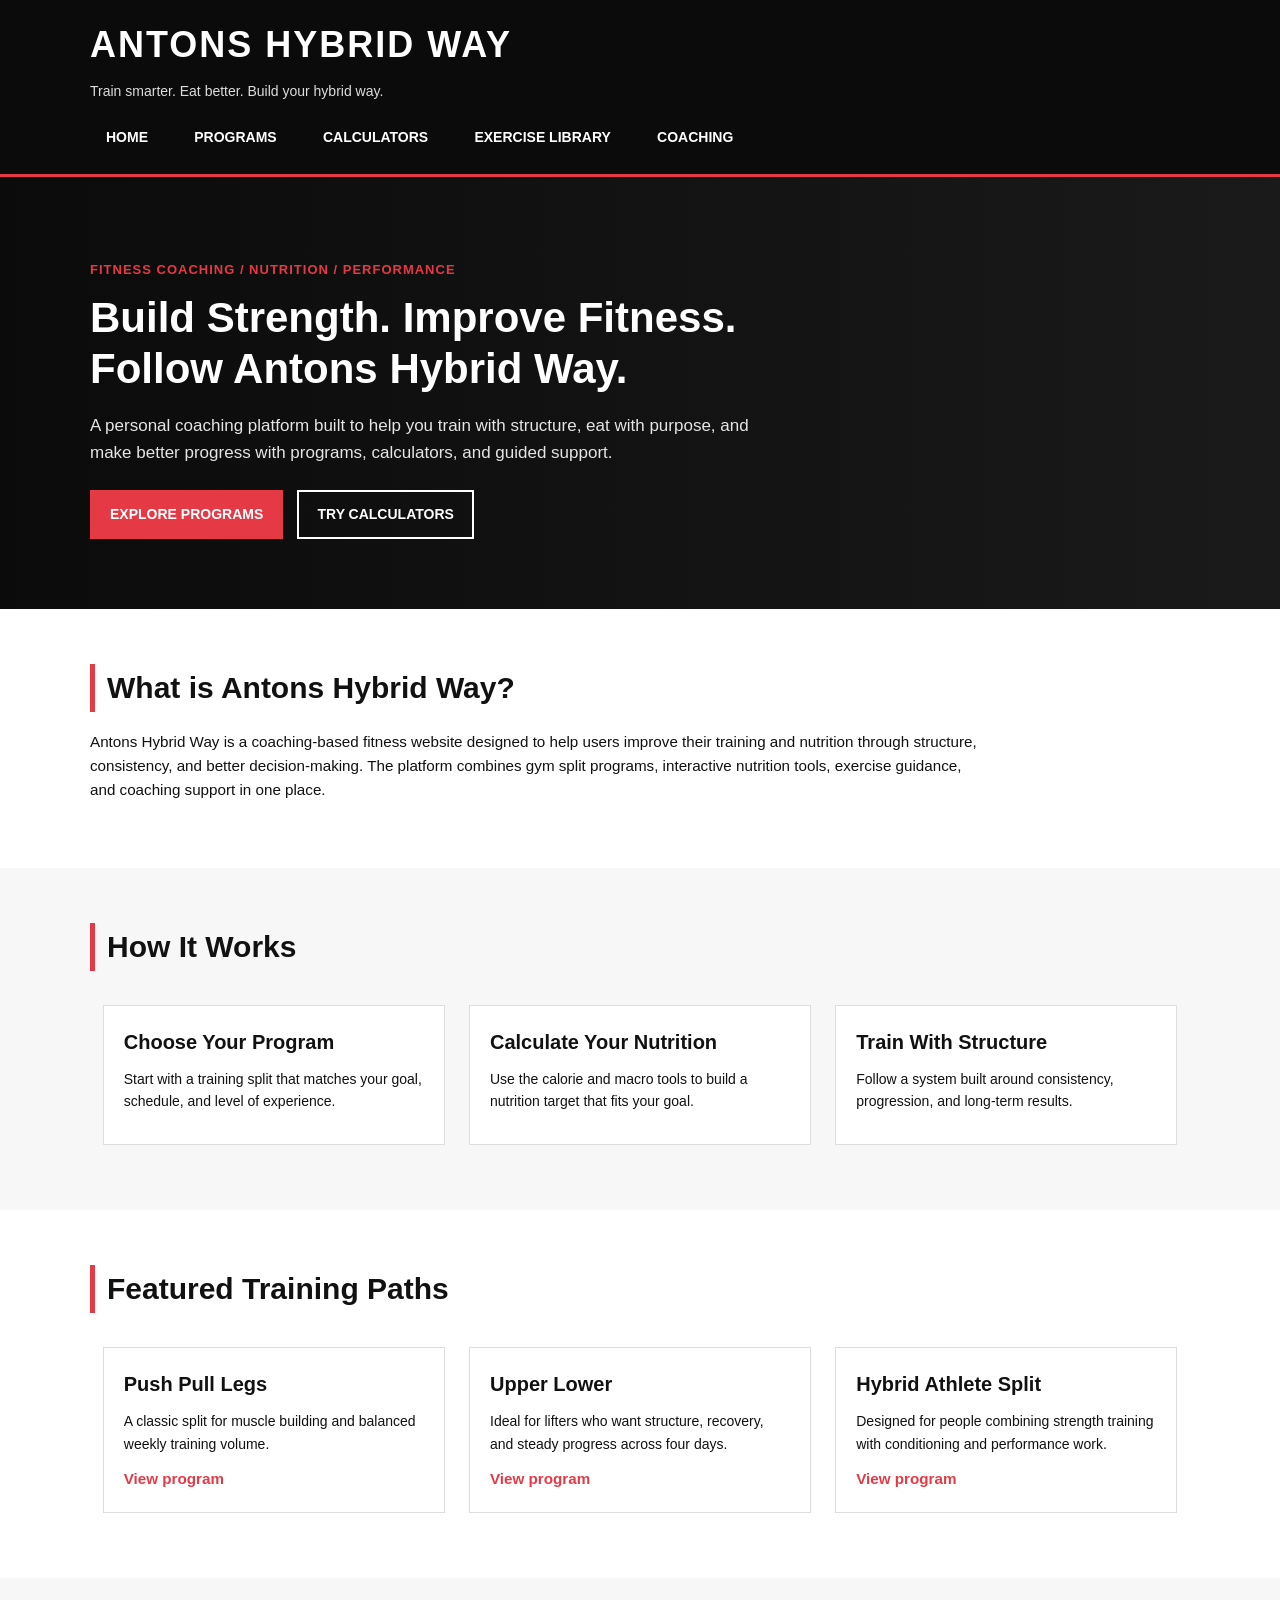
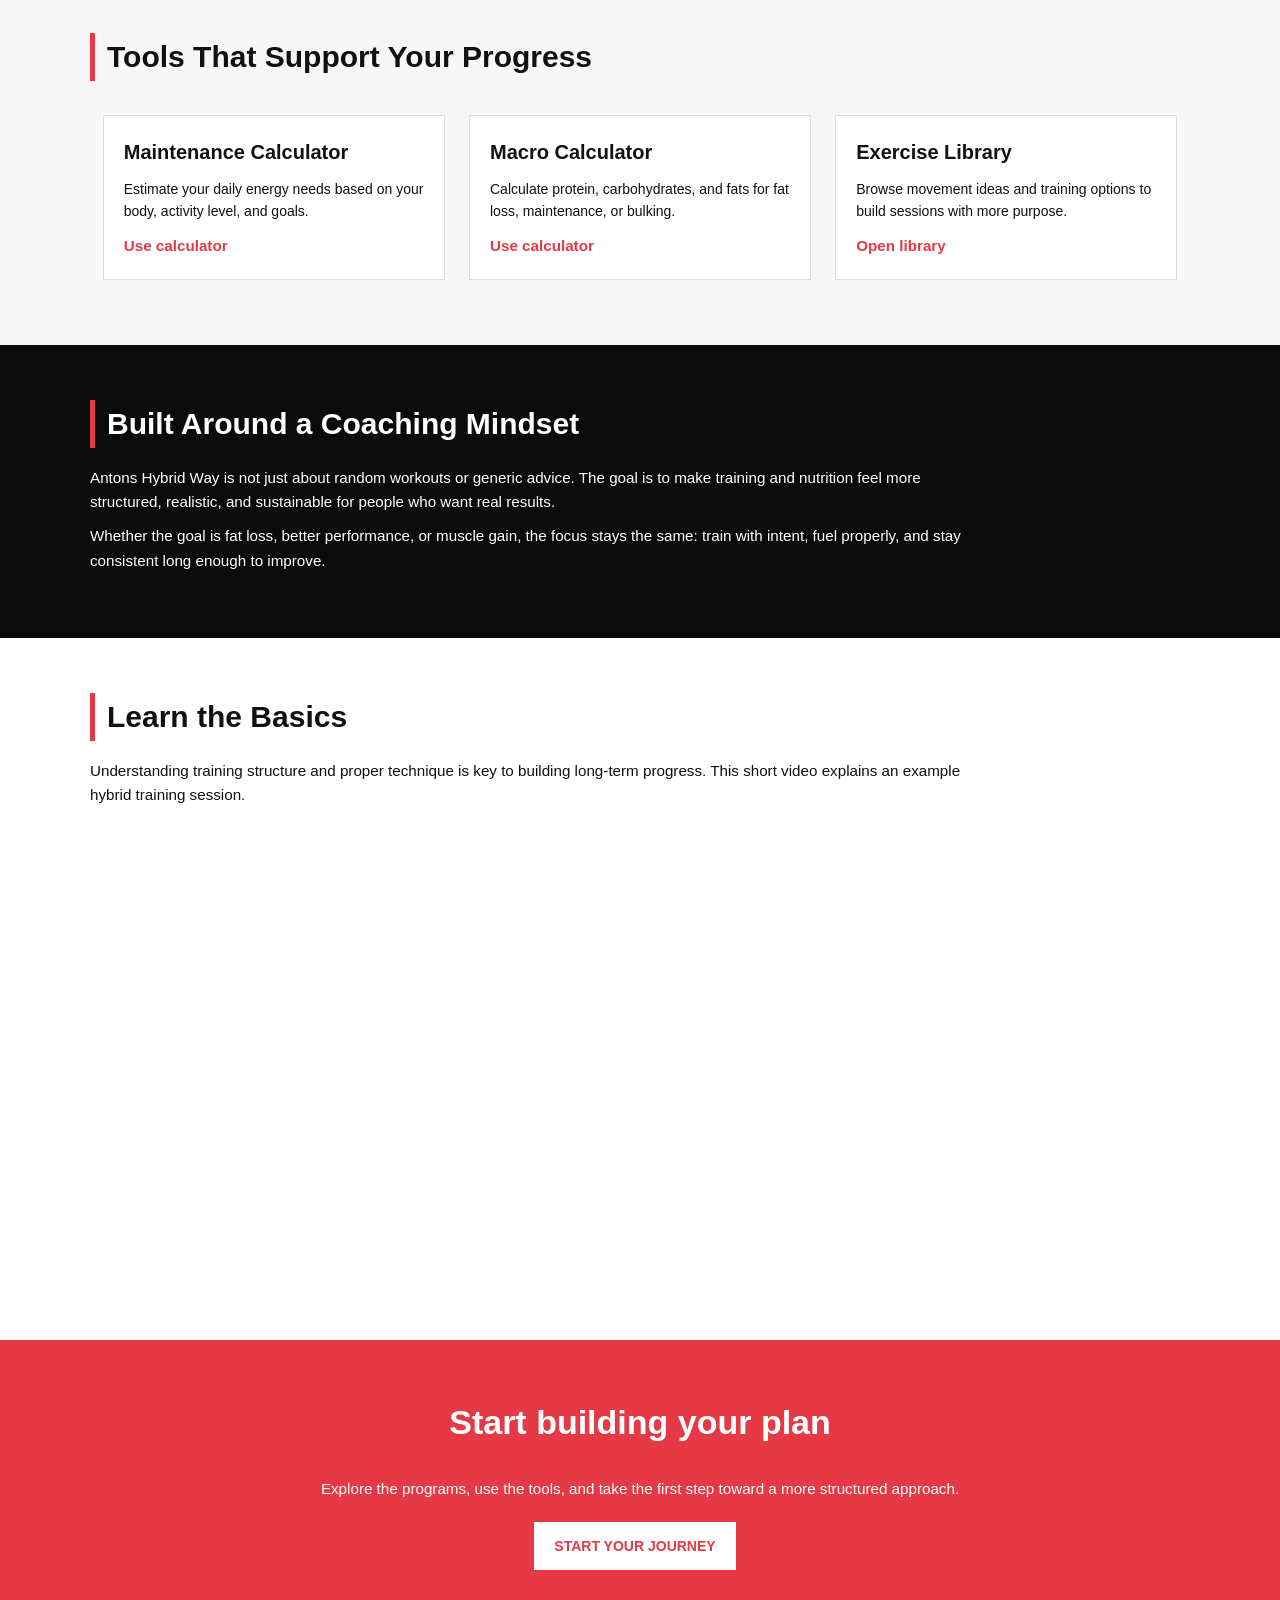
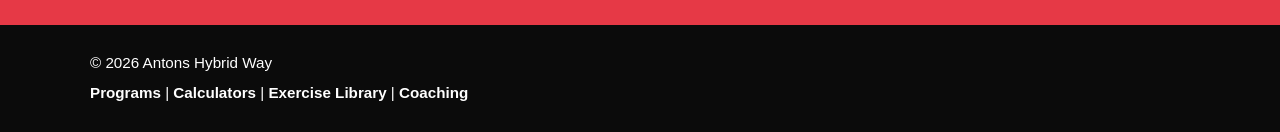
<file: index.html>
<!doctype html>
<html lang="en">
<head>
<!-- Antons Hybrid Way home page -->
<title>Antons Hybrid Way | Fitness Coaching, Programs and Calculators</title>
<meta charset="UTF-8">
<meta name="viewport" content="width=device-width, initial-scale=1.0">
<meta name="description" content="Antons Hybrid Way is a fitness coaching website with workout programs, macro and maintenance calculators, exercise guidance, and coaching support.">
<link rel="stylesheet" href="site.css">
</head>

<body>

<!-- Header -->
<header>
<div class="header-wrap">
<div class="brand">
<h1>Antons Hybrid Way</h1>
<p>Train smarter. Eat better. Build your hybrid way.</p>
</div>

<nav>
<a href="index.html">Home</a>
<a href="programs.html">Programs</a>
<a href="calculators.html">Calculators</a>
<a href="libray.html">Exercise Library</a>
<a href="coaching.html">Coaching</a>
</nav>
</div>
</header>

<main>

<!-- Hero Section: main introduction and call to action -->
<section class="hero">
<div class="hero-content">
<p class="hero-tag">FITNESS COACHING / NUTRITION / PERFORMANCE</p>
<h2>Build Strength. Improve Fitness. Follow Antons Hybrid Way.</h2>
<p class="hero-text">
A personal coaching platform built to help you train with structure, eat with purpose,
and make better progress with programs, calculators, and guided support.
</p>

<div class="hero-buttons">
<a class="button" href="Build programs.html">EXPLORE PROGRAMS</a>
<a class="button secondary-button" href="calculators.html">TRY CALCULATORS</a>
</div>
</div>
</section>

<!-- Intro Section: explains the purpose of the website -->
<section class="section light-section">
<div class="content-wrap">
<h2>What is Antons Hybrid Way?</h2>
<p>
Antons Hybrid Way is a coaching-based fitness website designed to help users improve
their training and nutrition through structure, consistency, and better decision-making.
The platform combines gym split programs, interactive nutrition tools, exercise guidance,
and coaching support in one place.
</p>
</div>
</section>

<!-- Process Selection: explains how users progress through the platform -->
<section class="section grey-section">
<div class="content-wrap">
<h2>How It Works</h2>

<div class="cards">
<div class="card">
<h3>Choose Your Program</h3>
<p>
Start with a training split that matches your goal, schedule, and level of experience.
</p>
</div>

<div class="card">
<h3>Calculate Your Nutrition</h3>
<p>
Use the calorie and macro tools to build a nutrition target that fits your goal.
</p>
</div>

<div class="card">
<h3>Train With Structure</h3>
<p>
Follow a system built around consistency, progression, and long-term results.
</p>
</div>
</div>
</div>
</section>

<!-- Programs section: highlights key training splits -->
<section class="section light-section">
<div class="content-wrap">
<h2>Featured Training Paths</h2>

<div class="cards">
<div class="card">
<h3>Push Pull Legs</h3>
<p>
A classic split for muscle building and balanced weekly training volume.
</p>
<a href="programs.html">View program</a>
</div>

<div class="card">
<h3>Upper Lower</h3>
<p>
Ideal for lifters who want structure, recovery, and steady progress across four days.
</p>
<a href="programs.html">View program</a>
</div>

<div class="card">
<h3>Hybrid Athlete Split</h3>
<p>
Designed for people combining strength training with conditioning and performance work.
</p>
<a href="programs.html">View program</a>
</div>
</div>
</div>
</section>

<!-- Tools section: links to calculators and exercise library  -->
<section class="section grey-section">
<div class="content-wrap">
<h2>Tools That Support Your Progress</h2>

<div class="cards">
<div class="card">
<h3>Maintenance Calculator</h3>
<p>
Estimate your daily energy needs based on your body, activity level, and goals.
</p>
<a href="calculators.html">Use calculator</a>
</div>

<div class="card">
<h3>Macro Calculator</h3>
<p>
Calculate protein, carbohydrates, and fats for fat loss, maintenance, or bulking.
</p>
<a href="calculators.html">Use calculator</a>
 </div>

 <div class="card">
<h3>Exercise Library</h3>
<p>
Browse movement ideas and training options to build sessions with more purpose.
</p>
<a href="library.html">Open library</a>
</div>
</div>
</div>
</section>

<!-- Coach section: explains training philosophy -->
<section class="section dark-section">
<div class="content-wrap">
<h2>Built Around a Coaching Mindset</h2>
<p>
Antons Hybrid Way is not just about random workouts or generic advice. The goal is to
make training and nutrition feel more structured, realistic, and sustainable for people
 who want real results.
</p>
<p>
Whether the goal is fat loss, better performance, or muscle gain, the focus stays the same:
train with intent, fuel properly, and stay consistent long enough to improve.
 </p>
</div>
</section>

<!-- Multimedia section: embedded training video -->
<section class="section light-section">
<div class="content-wrap">

<h2>Learn the Basics</h2>

<p>
Understanding training structure and proper technique is key to building long-term progress.
This short video explains an example hybrid training session.
</p>

<div class="video-box">

<iframe
src="https://www.youtube.com/embed/3Ke4QbFDH4A"
title="Hybrid Training Example"
allowfullscreen>
</iframe>

</div>

</div>
</section>

<!-- Final call to action section -->
<section class="cta">
<div class="content-wrap">
<h2>Start building your plan</h2>
<p>
Explore the programs, use the tools, and take the first step toward a more structured approach.
</p>
<a class="button light-button" href="coaching.html">START YOUR JOURNEY</a>
</div>
</section>

</main>

<!-- Footer section: navigation and copyright -->
<footer>
<div class="content-wrap">
<p>&copy; 2026 Antons Hybrid Way</p>
<p>
<a href="programs.html">Programs</a> |
<a href="calculators.html">Calculators</a> |
<a href="library.html">Exercise Library</a> |
<a href="coaching.html">Coaching</a>
</p>
</div>
</footer>

</body>
</html>
</file>
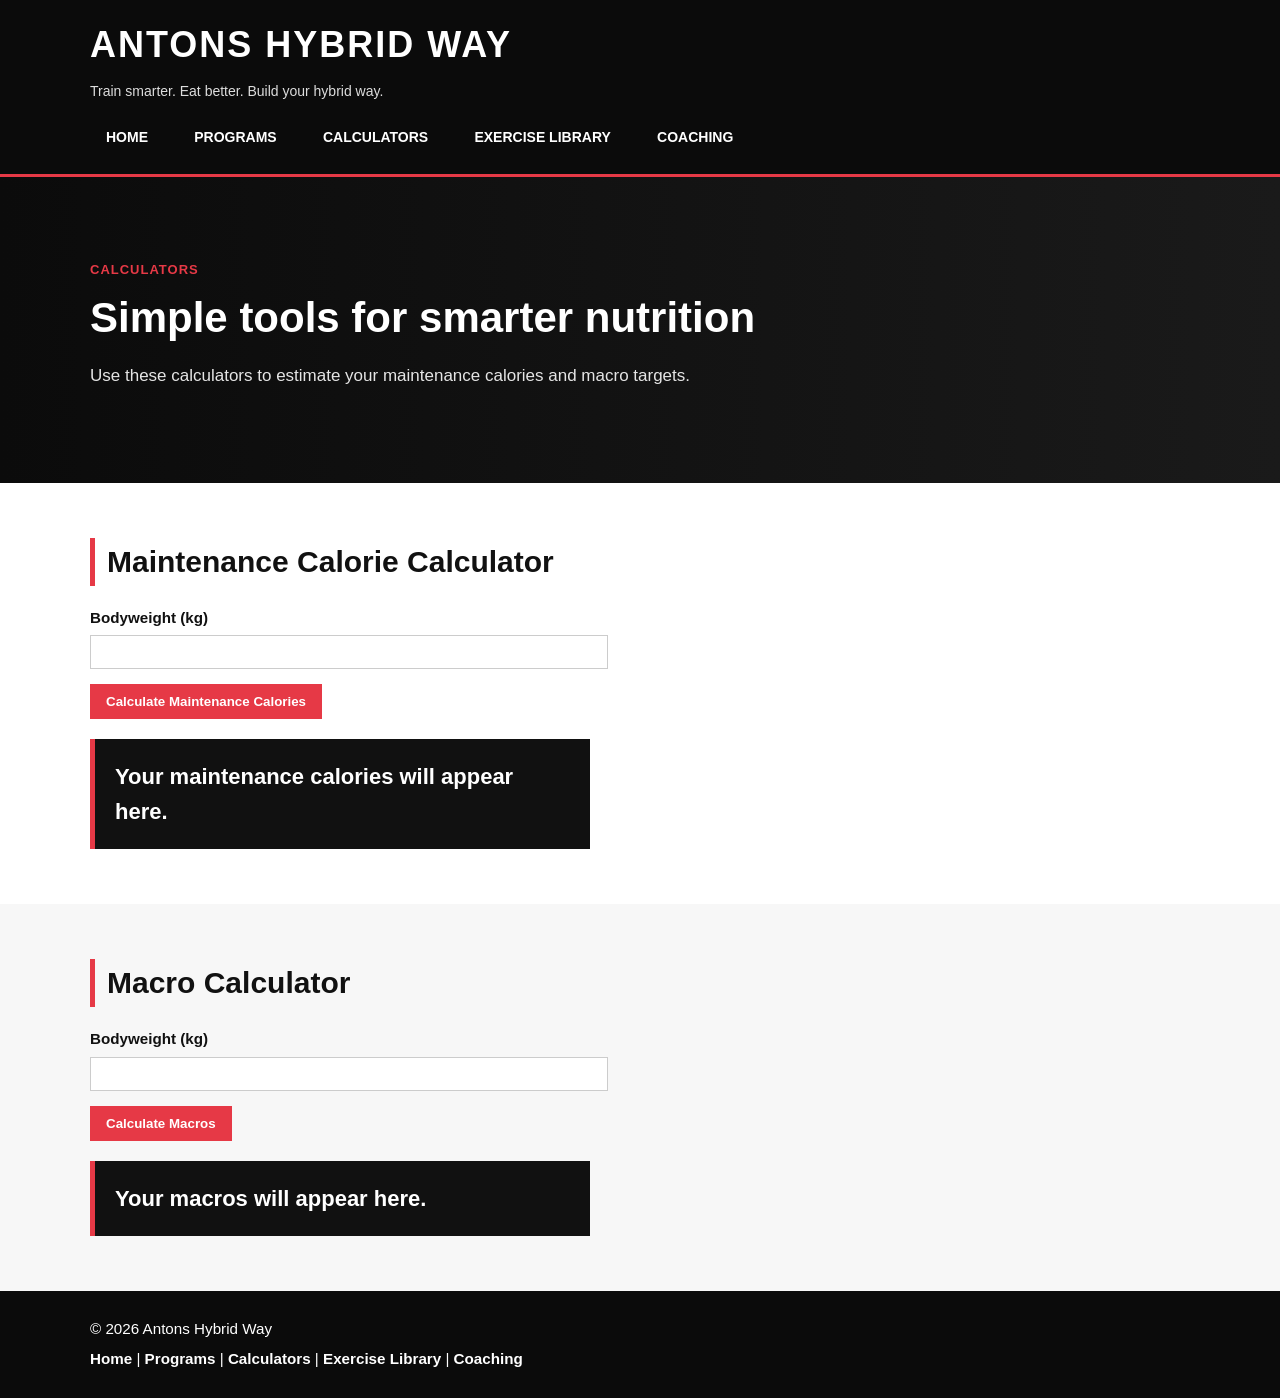
<file: calculators.html>
<!doctype html>
<html lang="en">

<head>

<title>Calculators | Antons Hybrid Way</title>

<meta charset="UTF-8">
<meta name="viewport" content="width=device-width, initial-scale=1.0">

<meta name="description" content="Maintenance calorie calculator and macro calculator for fitness training.">

<link rel="stylesheet" href="site.css">

</head>

<body>
<!-- Header section: navigation and branding -->
<header>

<div class="header-wrap">

<div class="brand">
<h1>ANTONS HYBRID WAY</h1>
<p>Train smarter. Eat better. Build your hybrid way.</p>
</div>

<nav>
<a href="index.html">Home</a>
<a href="programs.html">Programs</a>
<a href="calculators.html">Calculators</a>
<a href="libray.html">Exercise Library</a>
<a href="coaching.html">Coaching</a>
</nav>

</div>

</header>

<main>
<!-- Hero Section: introduces calculator tools -->
<section class="hero">

<div class="hero-content">

<p class="hero-tag">CALCULATORS</p>

<h2>Simple tools for smarter nutrition</h2>

<p class="hero-text">
Use these calculators to estimate your maintenance calories and macro targets.
</p>

</div>

</section>
<!-- Calculator section: maintenance calorie estimation -->
<section class="section light-section">

<div class="content-wrap">

<h2>Maintenance Calorie Calculator</h2>

<div class="calc-box">

<label for="weight">Bodyweight (kg)</label>
<input type="number" id="weight">

<button onclick="calculateCalories()">Calculate Maintenance Calories</button>

<div id="maintenanceResult" class="result-box">
Your maintenance calories will appear here.
</div>

</div>

</div>

</section>
<!-- Calculator section: macro breakdown -->
<section class="section grey-section">

<div class="content-wrap">

<h2>Macro Calculator</h2>

<div class="calc-box">

<label for="macroWeight">Bodyweight (kg)</label>
<input type="number" id="macroWeight">

<button onclick="calculateMacros()">Calculate Macros</button>

<div id="macroResult" class="result-box">
Your macros will appear here.
</div>

</div>

</div>

</section>

</main>
<!-- Footer section -->
<footer>

<div class="content-wrap">

<p>&copy; 2026 Antons Hybrid Way</p>

<p>
<a href="index.html">Home</a> |
<a href="programs.html">Programs</a> |
<a href="calculators.html">Calculators</a> |
<a href="libray.html">Exercise Library</a> |
<a href="coaching.html">Coaching</a>
</p>

</div>

</footer>
<!-- JavaScript: handles calculator functionality -->
<script>

/* Maintenance calorie calculator */

function calculateCalories(){

let weight = document.getElementById("weight").value;

let calories = weight * 30;

document.getElementById("maintenanceResult").innerHTML =
"Estimated maintenance calories: " + calories;

}

/* Macro calculator */

function calculateMacros(){

let weight = document.getElementById("macroWeight").value;

let protein = weight * 2;
let fats = weight * 0.8;
let carbs = weight * 3;

document.getElementById("macroResult").innerHTML =
"Protein: " + protein + "g | Fats: " + fats + "g | Carbs: " + carbs + "g";

}

</script>

</body>
</html>
</file>
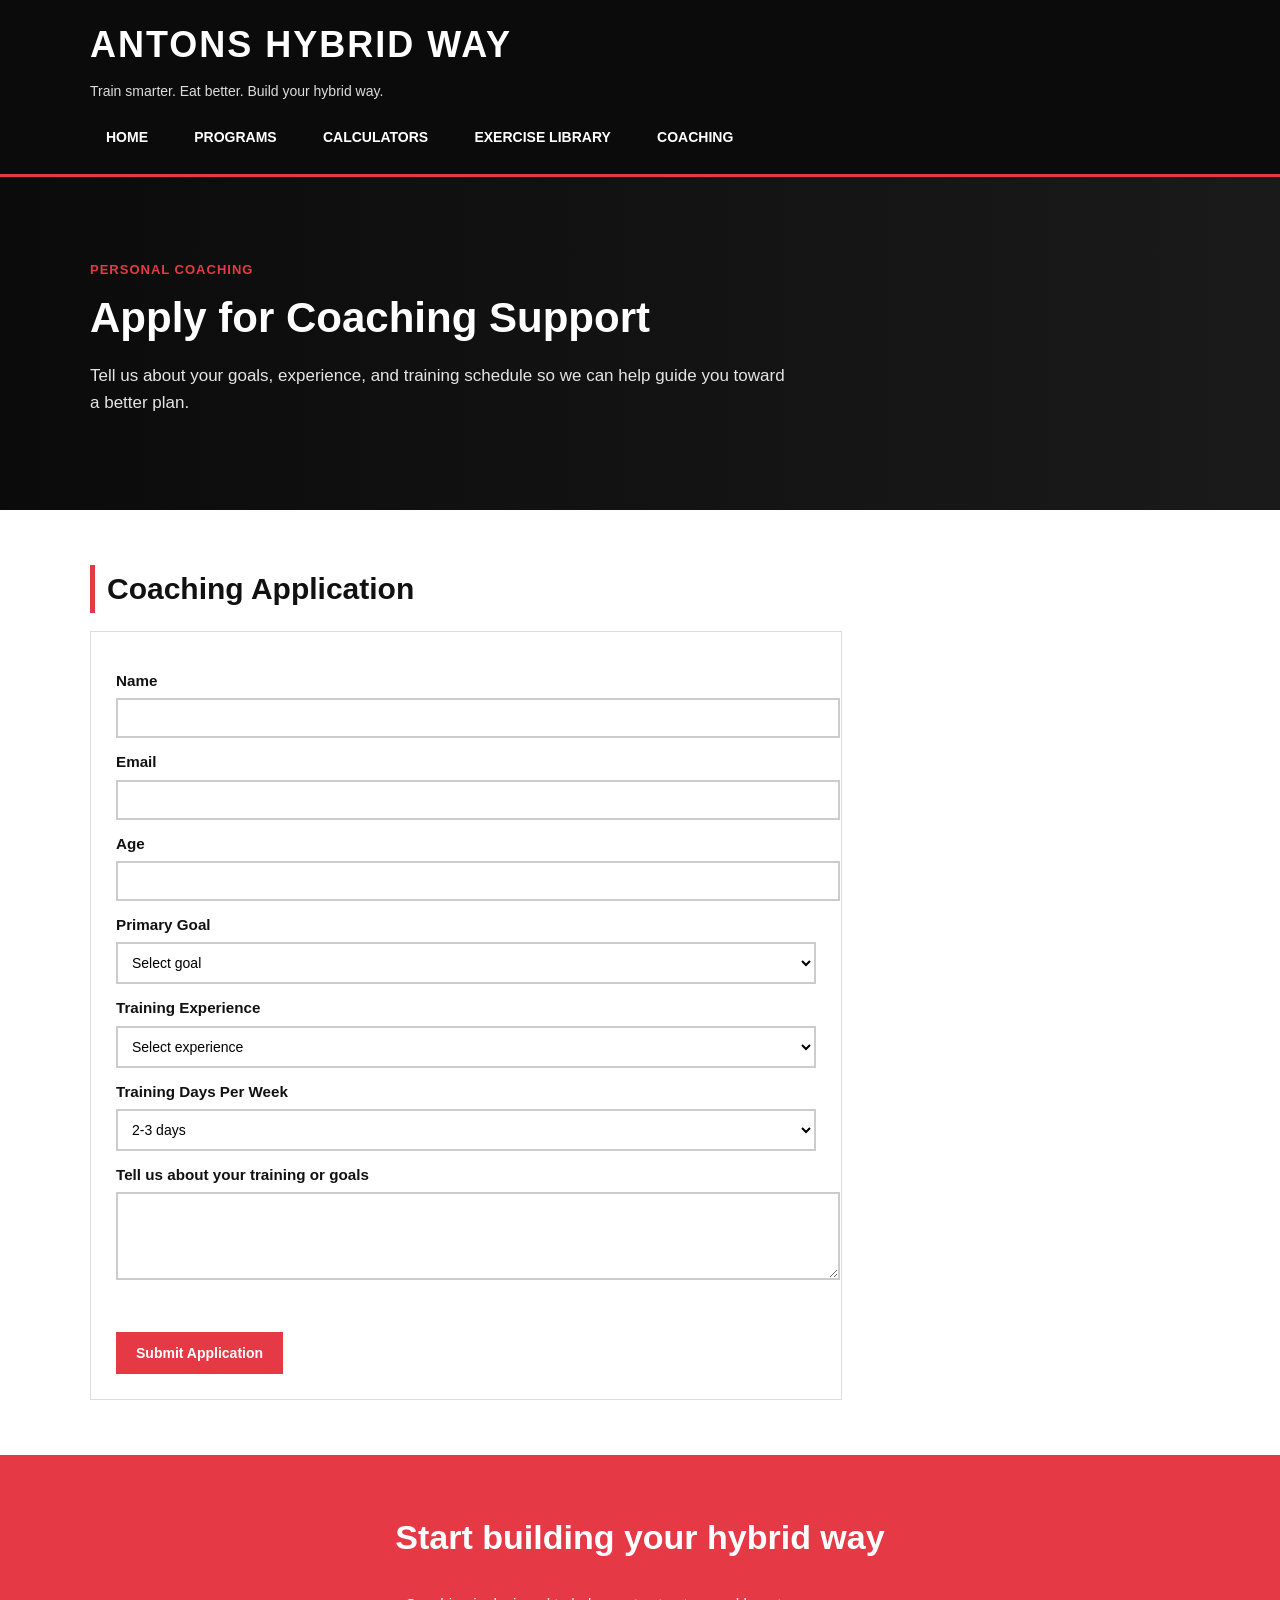
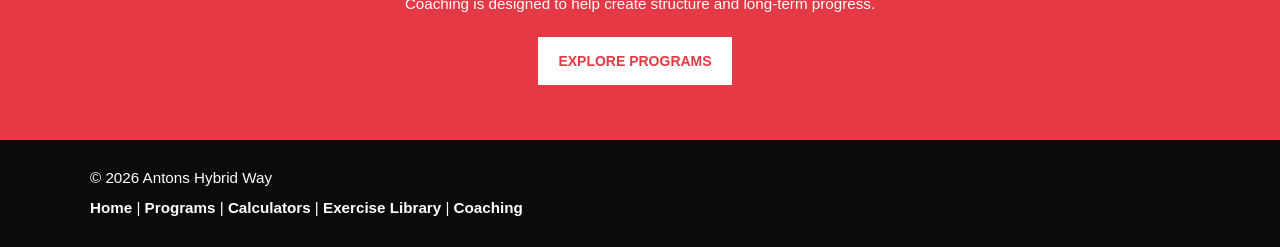
<file: coaching.html>
<!doctype html>
<html lang="en">
<head>
<title>Coaching | Antons Hybrid Way</title>
<meta charset="UTF-8">
<meta name="viewport" content="width=device-width, initial-scale=1.0">
<meta name="description" content="Apply for personalised fitness coaching through Antons Hybrid Way.">
<link rel="stylesheet" href="site.css">
</head>

<body>
<!-- Header Section: navigation and branding -->
<header>
<div class="header-wrap">

<div class="brand">
<h1>Antons Hybrid Way</h1>
<p>Train smarter. Eat better. Build your hybrid way.</p>
</div>

<nav>
<a href="index.html">Home</a>
<a href="programs.html">Programs</a>
<a href="calculators.html">Calculators</a>
<a href="libray.html">Exercise Library</a>
<a href="coaching.html">Coaching</a>
</nav>

</div>
</header>

<main>
<!-- Hero section: introduces coaching service -->
<section class="hero">
<div class="hero-content">

<p class="hero-tag">PERSONAL COACHING</p>

<h2>Apply for Coaching Support</h2>

<p class="hero-text">
Tell us about your goals, experience, and training schedule so we can help guide you toward a better plan.
</p>

</div>
</section>
<!-- Coaching section: user application form -->
<section class="section light-section">

<div class="content-wrap">

<h2>Coaching Application</h2>
<!-- Form: collects user details and training goals -->
<form class="coach-form">

<label for="name">Name</label>
<input type="text" id="name" name="name">

<label for="email">Email</label>
<input type="email" id="email" name="email">

<label for="age">Age</label>
<input type="number" id="age" name="age">

<label for="goal">Primary Goal</label>
<select id="goal" name="goal">
<option value="">Select goal</option>
<option>Fat Loss</option>
<option>Muscle Gain</option>
<option>Strength</option>
<option>General Fitness</option>
</select>

<label for="experience">Training Experience</label>
<select id="experience" name="experience">
<option value="">Select experience</option>
<option>Beginner</option>
<option>Intermediate</option>
<option>Advanced</option>
</select>

<label for="days">Training Days Per Week</label>
<select id="days" name="days">
<option>2-3 days</option>
<option>3-4 days</option>
<option>4-5 days</option>
<option>5+ days</option>
</select>

<label for="message">Tell us about your training or goals</label>
<textarea id="message" rows="4"></textarea>

<br><br>

<button class="button">Submit Application</button>

</form>

</div>
</section>
<!-- Final coaching call to action --> 
<section class="cta">

<div class="content-wrap">

<h2>Start building your hybrid way</h2>

<p>
Coaching is designed to help create structure and long-term progress.
</p>

<a class="button light-button" href="programs.html">EXPLORE PROGRAMS</a>

</div>

</section>

</main>
<!-- Footer section -->
<footer>

<div class="content-wrap">

<p>&copy; 2026 Antons Hybrid Way</p>

<p>
<a href="index.html">Home</a> |
<a href="programs.html">Programs</a> |
<a href="calculators.html">Calculators</a> |
<a href="libray.html">Exercise Library</a> |
<a href="coaching.html">Coaching</a>
</p>

</div>

</footer>

</body>
</html>
</file>
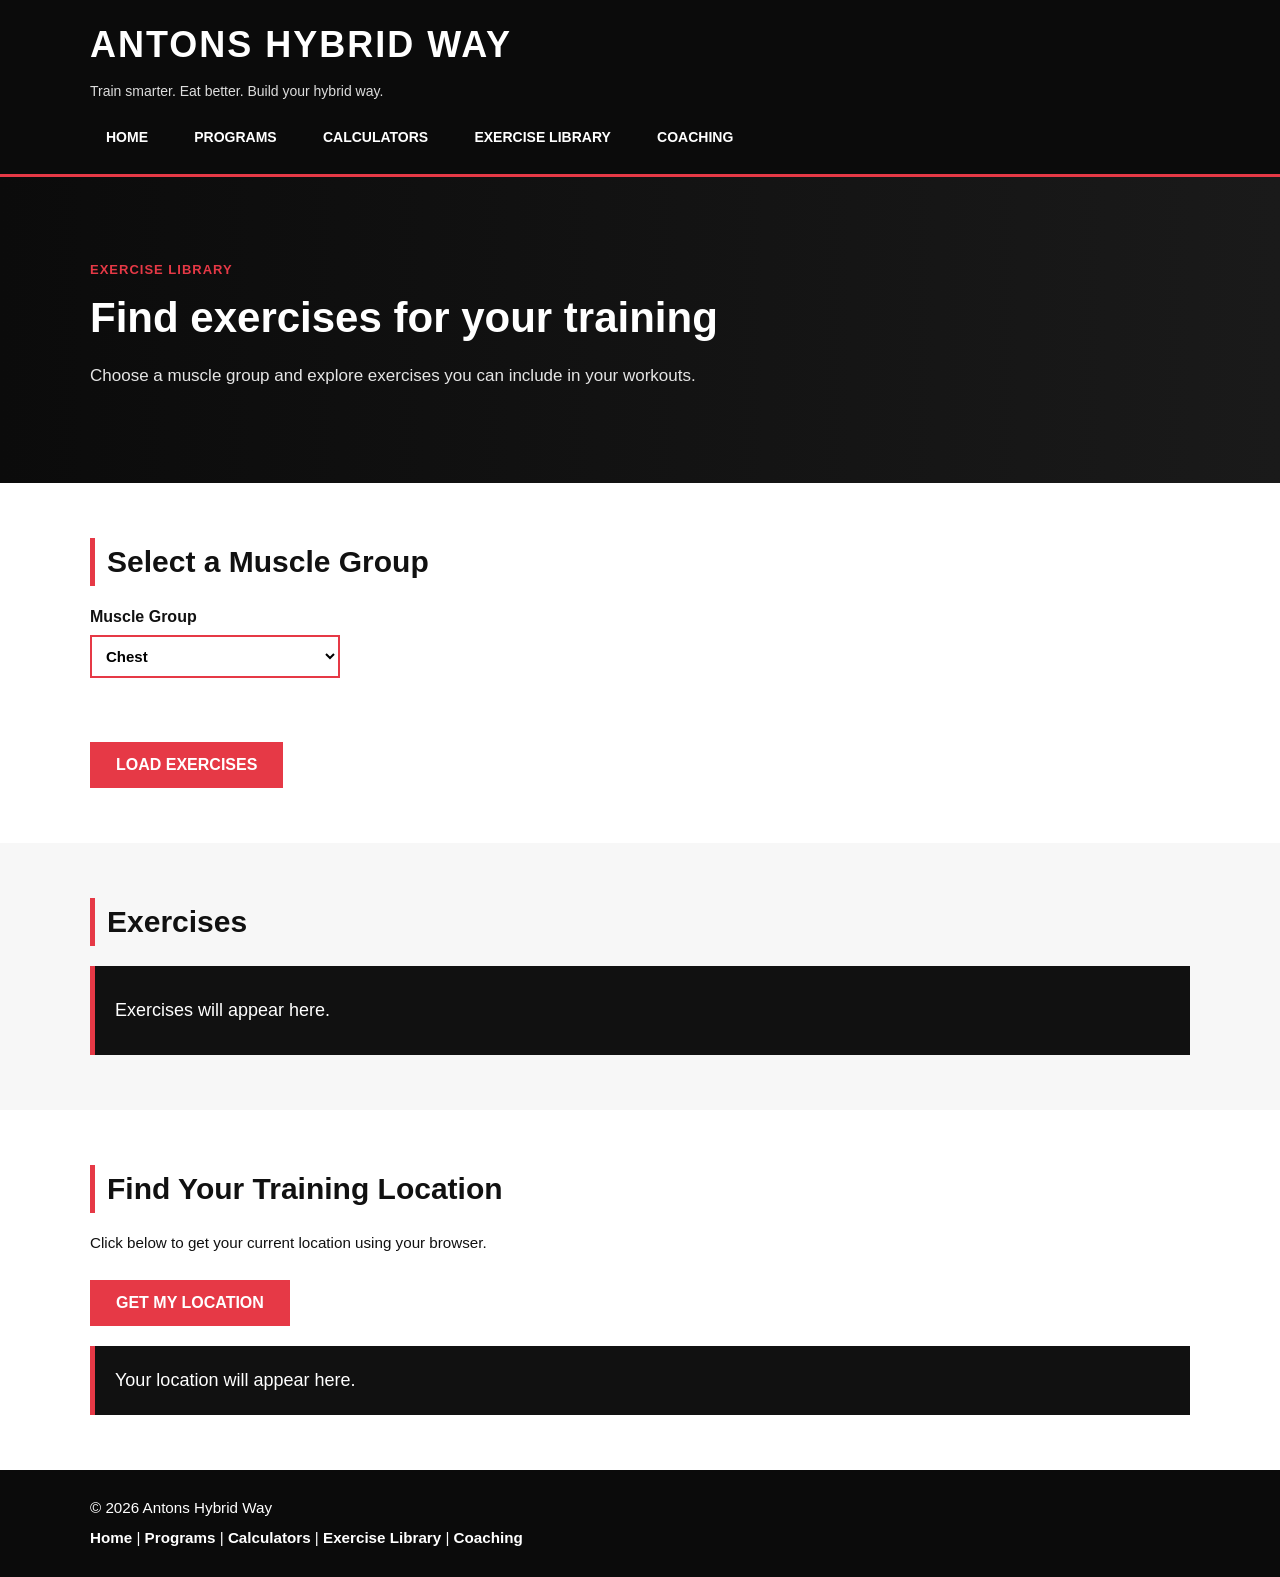
<file: libray.html>
<!doctype html>
<html lang="en">

<head>

<title>Exercise Library | Antons Hybrid Way</title>

<meta charset="UTF-8">
<meta name="viewport" content="width=device-width, initial-scale=1.0">

<meta name="description" content="Exercise library for training inspiration and workout planning.">

<link rel="stylesheet" href="site.css">

</head>

<body>
<!-- Header section: navigation and branding -->
<header>

<div class="header-wrap">

<div class="brand">
<h1>ANTONS HYBRID WAY</h1>
<p>Train smarter. Eat better. Build your hybrid way.</p>
</div>

<nav>
<a href="index.html">Home</a>
<a href="programs.html">Programs</a>
<a href="calculators.html">Calculators</a>
<a href="libray.html">Exercise Library</a>
<a href="coaching.html">Coaching</a>
</nav>

</div>

</header>

<main>
<!-- Hero section: introduces the exercise library -->
<section class="hero">

<div class="hero-content">

<p class="hero-tag">EXERCISE LIBRARY</p>

<h2>Find exercises for your training</h2>

<p class="hero-text">
Choose a muscle group and explore exercises you can include in your workouts.
</p>

</div>

</section>
<!-- Selection section: user chooses muscle group -->
<section class="section light-section">

<div class="content-wrap">

<h2>Select a Muscle Group</h2>

<div class="select-box">

<label for="muscle">Muscle Group</label>

<select id="muscle">
<option>Chest</option>
<option>Back</option>
<option>Legs</option>
<option>Shoulders</option>
<option>Arms</option>
</select>

</div>

<br><br>

<button class="exercise-btn" onclick="loadExercises()">LOAD EXERCISES</button>

</div>

</section>
<!-- Output section: displays exercises based on selection -->
<section class="section grey-section">

<div class="content-wrap">

<h2>Exercises</h2>

<div id="exerciseResults" class="exercise-output">

<p>Exercises will appear here.</p>

</div>

</div>

</section>

<!-- API section: browser geolocation example -->
<section class="section light-section">

<div class="content-wrap">

<h2>Find Your Training Location</h2>

<p>
Click below to get your current location using your browser.
</p>

<button class="exercise-btn" onclick="getLocation()">GET MY LOCATION</button>

<div id="locationResult" class="exercise-output">
Your location will appear here.
</div>

</div>

</section>

</main>
<!-- Footer Section -->
<footer>

<div class="content-wrap">

<p>&copy; 2026 Antons Hybrid Way</p>

<p>
<a href="index.html">Home</a> |
<a href="programs.html">Programs</a> |
<a href="calculators.html">Calculators</a> |
<a href="libray.html">Exercise Library</a> |
<a href="coaching.html">Coaching</a>
</p>

</div>

</footer>
<script>

/* Exercise selector function */
function loadExercises(){

let muscle = document.getElementById("muscle").value;

let exercises = "";

if(muscle === "Chest"){
exercises = `
<strong style="font-size:20px;">Bench Press</strong> - 3 Sets Of 8-12 Reps<br><br>
<strong style="font-size:20px;">Incline Dumbbell Press</strong> - 3 Sets Of 6-10 Reps<br><br>
<strong style="font-size:20px;">Chest Fly</strong> - 3 Sets Of 12-15 Reps<br><br>
<strong style="font-size:20px;">Push Ups</strong> - 2 Sets Of Controlled Failure Fatigue`;
}

if(muscle === "Back"){
exercises = `
<strong style="font-size:20px;">Pull Ups</strong> - 3 Sets Of 8-15 Reps<br><br>
<strong style="font-size:20px;">Lat Pulldown</strong> - 3 Sets Of 10-12 Reps<br><br>
<strong style="font-size:20px;">Barbell Row</strong> - 3 Sets Of 12 Controlled Reps<br><br>
<strong style="font-size:20px;">Seated Cable Row</strong> - 3 Sets Of 15 Reps`;
}

if(muscle === "Legs"){
exercises = `
<strong style="font-size:20px;">Squats</strong> - 4 Sets Of 6-8 Reps<br><br>
<strong style="font-size:20px;">Leg Press</strong> - 3 Sets Of 10 Reps<br><br>
<strong style="font-size:20px;">Romanian Deadlift</strong> - 3 Sets Of 3-5 Reps<br><br>
<strong style="font-size:20px;">Leg Extensions</strong> - 3 Sets Of 12-15 Reps`;
}

if(muscle === "Shoulders"){
exercises = `
<strong style="font-size:20px;">Overhead Press</strong> - 3 Sets Of 8 Reps<br><br>
<strong style="font-size:20px;">Lateral Raises</strong> - 3 Sets Of 12-15 Reps<br><br>
<strong style="font-size:20px;">Rear Delt Fly</strong> - 3 Sets Of 20 Reps<br><br>
<strong style="font-size:20px;">Arnold Press</strong> - 3 Sets Of 8-12 Reps`;
}

if(muscle === "Arms"){
exercises = `
<strong style="font-size:20px;">Barbell Curl</strong> - 3 Sets Of 10-14 Reps<br><br>
<strong style="font-size:20px;">Hammer Curl</strong> - 3 Sets Of 10-16 Reps<br><br>
<strong style="font-size:20px;">Tricep Pushdown</strong> - 3 Sets Of 12-15 Reps<br><br>
<strong style="font-size:20px;">Skull Crushers</strong> - 3 Sets Of 8-12 Reps`;
}

document.getElementById("exerciseResults").innerHTML = exercises;
}

/* API function: browser geolocation */
function getLocation(){

let output = document.getElementById("locationResult");

if(navigator.geolocation){
navigator.geolocation.getCurrentPosition(showPosition);
}else{
output.innerHTML = "Geolocation is not supported.";
}

}

function showPosition(position){

document.getElementById("locationResult").innerHTML =
"Latitude: " + position.coords.latitude +
"<br>Longitude: " + position.coords.longitude;

}

</script>
</body>
</html>
</file>
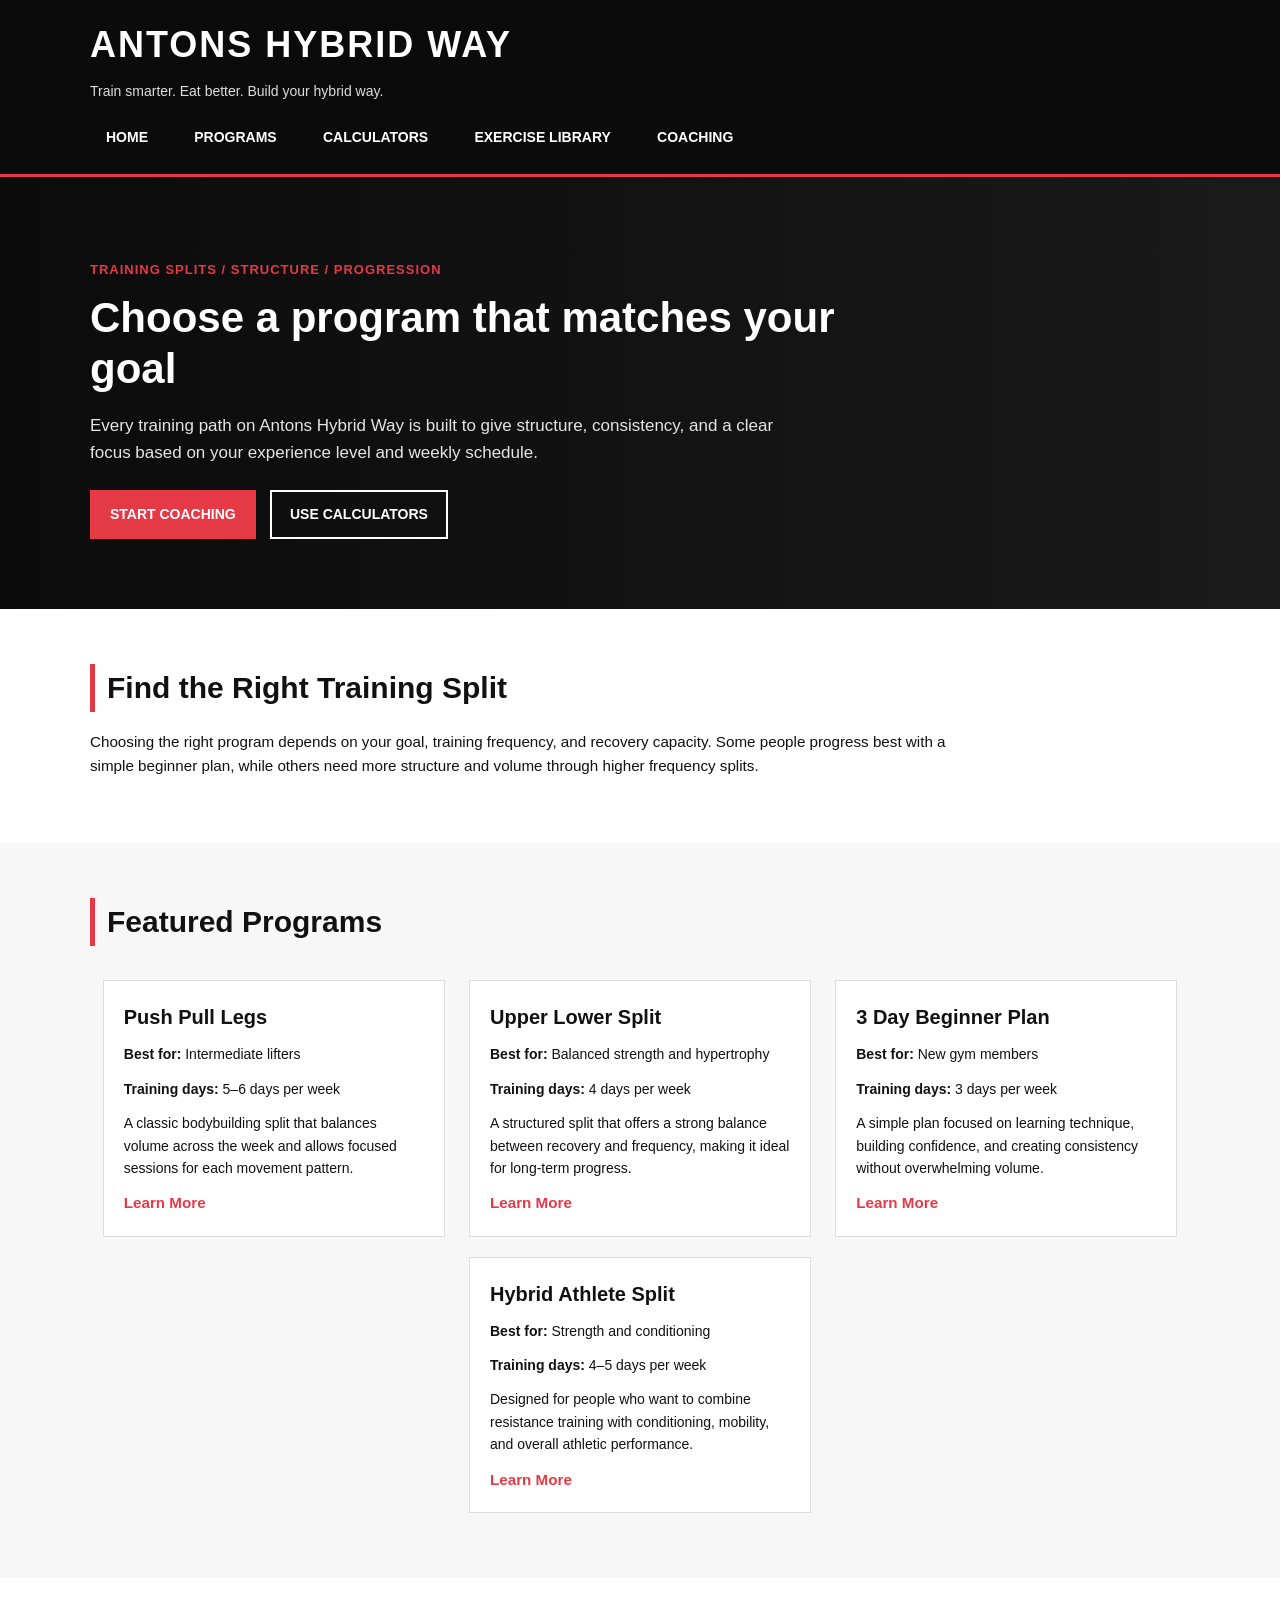
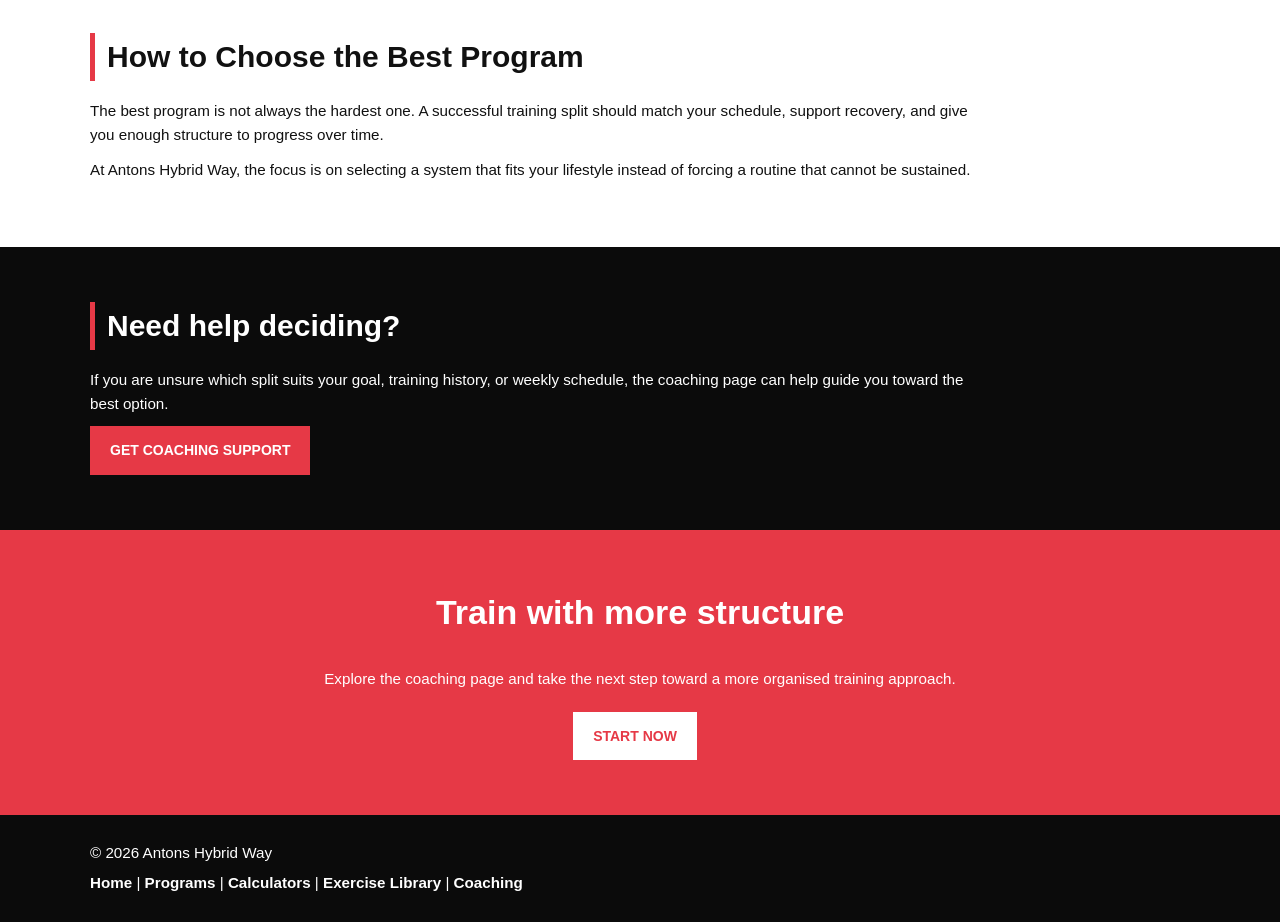
<file: programs.html>
<!doctype html>
<html lang="en">
<head>
<!-- Antons Hybrid Way programs page -->
<title>Programs | Antons Hybrid Way</title>
<meta charset="UTF-8">
<meta name="viewport" content="width=device-width, initial-scale=1.0">
<meta name="description" content="Explore training programs at Antons Hybrid Way including Push Pull Legs, Upper Lower, Beginner Plans, and Hybrid Athlete training splits.">
<link rel="stylesheet" href="site.css">
</head>

<body>

<!-- Header -->
<header>
<div class="header-wrap">
<div class="brand">
<h1>Antons Hybrid Way</h1>
<p>Train smarter. Eat better. Build your hybrid way.</p>
</div>

<nav>
<a href="index.html">Home</a>
<a href="programs.html">Programs</a>
<a href="calculators.html">Calculators</a>
<a href="libray.html">Exercise Library</a>
<a href="coaching.html">Coaching</a>
</nav>
</div>
</header>

<main>

<!-- Hero section: introduces the training programs -->
<section class="hero">
<div class="hero-content">
<p class="hero-tag">TRAINING SPLITS / STRUCTURE / PROGRESSION</p>
<h2>Choose a program that matches your goal</h2>
<p class="hero-text">
Every training path on Antons Hybrid Way is built to give structure, consistency,
and a clear focus based on your experience level and weekly schedule.
</p>
<div class="hero-buttons">
<a class="button" href="coaching.html">START COACHING</a>
<a class="button secondary-button" href="calculators.html">USE CALCULATORS</a>
</div>
</div>
</section>

<!-- Intro section: explains how to choose a program -->
<section class="section light-section">
<div class="content-wrap">
<h2>Find the Right Training Split</h2>
<p>
Choosing the right program depends on your goal, training frequency, and recovery capacity.
Some people progress best with a simple beginner plan, while others need more structure and
volume through higher frequency splits.
</p>
</div>
</section>

<!-- Programs section: displays available training splits -->
<section class="section grey-section">
<div class="content-wrap">
<h2>Featured Programs</h2>

<div class="cards">
<div class="card">
<h3>Push Pull Legs</h3>
<p><strong>Best for:</strong> Intermediate lifters</p>
<p><strong>Training days:</strong> 5–6 days per week</p>
<p>
A classic bodybuilding split that balances volume across the week and allows
focused sessions for each movement pattern.
</p>
<a href="coaching.html">Learn More</a>
</div>

<div class="card">
<h3>Upper Lower Split</h3>
<p><strong>Best for:</strong> Balanced strength and hypertrophy</p>
<p><strong>Training days:</strong> 4 days per week</p>
<p>
A structured split that offers a strong balance between recovery and frequency,
making it ideal for long-term progress.
</p>
<a href="coaching.html">Learn More</a>
</div>

<div class="card">
<h3>3 Day Beginner Plan</h3>
<p><strong>Best for:</strong> New gym members</p>
<p><strong>Training days:</strong> 3 days per week</p>
<p>
A simple plan focused on learning technique, building confidence, and creating
consistency without overwhelming volume.
</p>
<a href="coaching.html">Learn More</a>
</div>

<div class="card">
<h3>Hybrid Athlete Split</h3>
<p><strong>Best for:</strong> Strength and conditioning</p>
<p><strong>Training days:</strong> 4–5 days per week</p>
<p>
Designed for people who want to combine resistance training with conditioning,
mobility, and overall athletic performance.
</p>
<a href="coaching.html">Learn More</a>
</div>
</div>
</div>
</section>

<!-- Guidance Section: explains how to choose the correct split for you -->
<section class="section light-section">
<div class="content-wrap">
<h2>How to Choose the Best Program</h2>
<p>
 The best program is not always the hardest one. A successful training split should match
your schedule, support recovery, and give you enough structure to progress over time.
</p>
<p>
At Antons Hybrid Way, the focus is on selecting a system that fits your lifestyle instead
of forcing a routine that cannot be sustained.
</p>
</div>
</section>

<!-- Coaching support section -->
<section class="section dark-section">
<div class="content-wrap">
<h2>Need help deciding?</h2>
<p>
If you are unsure which split suits your goal, training history, or weekly schedule,
the coaching page can help guide you toward the best option.
</p>
<a class="button" href="coaching.html">GET COACHING SUPPORT</a>
</div>
</section>

<!-- Final call to action section -->
<section class="cta">
<div class="content-wrap">
<h2>Train with more structure</h2>
<p>
Explore the coaching page and take the next step toward a more organised training approach.
</p>
<a class="button light-button" href="coaching.html">START NOW</a>
</div>
</section>

</main>

  <!-- Footer section -->
<footer>
<div class="content-wrap">
<p>&copy; 2026 Antons Hybrid Way</p>
<p>
<a href="index.html">Home</a> |
<a href="prograsms.html">Programs</a> |
<a href="calculators.html">Calculators</a> |
<a href="libray.html">Exercise Library</a> |
<a href="coaching.html">Coaching</a>
</p>
</div>
</footer>

</body>
</html>
</file>
<file: site.css>
/* Antons Hybrid Way - premium coaching website style */
/* Colour variables used across the website */
:root {
  --black: #0b0b0b;
  --dark-grey: #1a1a1a;
  --red: #e63946;
  --red-dark: #c92f3b;
  --white: #ffffff;
  --off-white: #f7f7f7;
  --light-grey: #eeeeee;
  --text: #111111;
}
/* Base styling for the entire website */
body {
  margin: 0;
  font-family: Arial, Verdana, sans-serif;
  color: var(--text);
  background-color: var(--white);
  font-size: 95%;
  line-height: 1.6;
}

/* General layout */
.content-wrap {
  width: 90%;
  max-width: 1100px;
  margin: 0 auto;
}

/* Header section styling (top navigation and branding) */
header {
  background-color: var(--black);
  color: var(--white);
  padding: 16px 0;
  border-bottom: 3px solid var(--red);
}

.header-wrap {
  width: 90%;
  max-width: 1100px;
  margin: 0 auto;
}

.brand h1 {
  margin: 0;
  font-size: 36px;
  letter-spacing: 2px;
  text-transform: uppercase;
}

.brand p {
  margin: 6px 0 0 0;
  font-size: 14px;
  color: #dddddd;
}

/* Navigation links styling */
nav {
  margin-top: 14px;
}

nav a {
  display: inline-block;
  color: var(--white);
  text-decoration: none;
  font-weight: bold;
  font-size: 14px;
  margin-right: 10px;
  padding: 8px 14px;
  border: 2px solid transparent;
  text-transform: uppercase;
}

nav a:hover {
  color: var(--red);
}

/* Hero section styling (main banner area) */
.hero {
  background: linear-gradient(to right, var(--black), var(--dark-grey));
  color: var(--white);
  padding: 70px 0;
}

.hero-content {
  width: 90%;
  max-width: 1100px;
  margin: 0 auto;
}

.hero-tag {
  color: var(--red);
  font-weight: bold;
  letter-spacing: 1px;
  font-size: 13px;
  margin-bottom: 12px;
}

.hero h2 {
  margin: 0;
  font-size: 42px;
  line-height: 1.2;
  max-width: 750px;
}

.hero-text {
  font-size: 17px;
  max-width: 700px;
  margin: 18px 0 24px 0;
  color: #e5e5e5;
}

.hero-buttons {
  margin-top: 8px;
}

/* Buttons  styles used across the website */
.button {
  display: inline-block;
  background-color: var(--red);
  color: var(--white);
  padding: 11px 18px;
  text-decoration: none;
  font-weight: bold;
  font-size: 14px;
  border: 2px solid var(--red);
  margin-right: 10px;
}

.button:hover {
  background-color: var(--red-dark);
  border-color: var(--red-dark);
}

.secondary-button {
  background-color: transparent;
  color: var(--white);
  border: 2px solid var(--white);
}

.secondary-button:hover {
  background-color: var(--white);
  color: var(--black);
  border-color: var(--white);
}

.light-button {
  background-color: var(--white);
  color: var(--red);
  border: 2px solid var(--white);
}

.light-button:hover {
  background-color: #f2f2f2;
  color: var(--red-dark);
  border-color: #f2f2f2;
}

/* Sections layout and background styles */
.section {
  padding: 55px 0;
}

.light-section {
  background-color: var(--white);
}

.grey-section {
  background-color: var(--off-white);
}

.dark-section {
  background-color: var(--black);
  color: var(--white);
}

.section h2 {
  margin: 0 0 18px 0;
  font-size: 30px;
  border-left: 5px solid var(--red);
  padding-left: 12px;
}

.section p {
  margin: 10px 0;
  max-width: 900px;
}

/* Cards layout used for programs and features */
.cards {
  margin-top: 24px;
  text-align: center;
}

.card {
  width: 300px;
  display: inline-block;
  vertical-align: top;
  background-color: var(--white);
  border: 1px solid #dddddd;
  padding: 20px;
  margin: 10px;
  text-align: left;
}

.card h3 {
  margin-top: 0;
  margin-bottom: 10px;
  font-size: 20px;
}

.card p {
  font-size: 14px;
  margin-bottom: 12px;
}

.card a {
  text-decoration: none;
  font-weight: bold;
  color: var(--red);
}

.card a:hover {
  text-decoration: underline;
}

/* Video container styling */
.video-box {
  margin-top: 20px;
  width: 100%;
  max-width: 800px;
  margin-left: auto;
  margin-right: auto;
}

.video-box iframe {
  width: 100%;
  height: 450px;
  border: none;
  border-radius: 10px;
}

/* call to action styling */
.cta {
  background-color: var(--red);
  color: var(--white);
  text-align: center;
  padding: 55px 0;
}

.cta h2 {
  margin-top: 0;
  font-size: 34px;
}

.cta p {
  max-width: 700px;
  margin: 0 auto 20px auto;
}

/* Footer */
footer {
  background-color: var(--black);
  color: var(--white);
  padding: 20px 0;
}

footer p {
  margin: 6px 0;
}

footer a {
  color: var(--white);
  text-decoration: none;
  font-weight: bold;
}

footer a:hover {
  color: var(--red);
}

/* Responsive design */
@media (max-width: 900px) {
  .hero h2 {
    font-size: 34px;
  }

  .card {
    width: 85%;
    display: block;
    margin: 12px auto;
  }
}

@media (max-width: 768px) {
  nav a {
    display: inline-block;
    margin-bottom: 8px;
  }

  .hero {
    padding: 50px 0;
  }

  .hero h2 {
    font-size: 28px;
  }

  .hero-text {
    font-size: 15px;
  }

  .section {
    padding: 40px 0;
  }

  .section h2 {
    font-size: 24px;
  }

  .button {
    margin-bottom: 10px;
  }
}
.coach-form {
  max-width: 700px;
  background-color: #ffffff;
  padding: 25px;
  border: 1px solid #dddddd;
}

.coach-form label {
  display: block;
  margin-top: 12px;
  font-weight: bold;
}

.coach-form input,
.coach-form select,
.coach-form textarea {
  width: 100%;
  padding: 10px;
  margin-top: 5px;
  border: 2px solid #cccccc;
  font-size: 14px;
  background-color: #ffffff;
}

.coach-form input:focus,
.coach-form select:focus,
.coach-form textarea:focus {
  outline: none;
  border-color: #e63946;
  box-shadow: 0 0 8px rgba(230, 57, 70, 0.4);
}

.coach-form .button {
  margin-top: 20px;
}

/* Calculator styles */

.calc-box{
max-width:500px;
margin-top:20px;
}

.calc-box label{
display:block;
margin-top:15px;
font-weight:bold;
}

.calc-box input{
width:100%;
padding:8px;
margin-top:5px;
border:1px solid #cccccc;
font-size:14px;
}

.calc-box button{
margin-top:15px;
padding:10px 16px;
background-color:#e63946;
color:white;
border:none;
font-weight:bold;
cursor:pointer;
}

.calc-box button:hover{
background-color:#c92f3b;
}

.result{
margin-top:20px;
font-weight:bold;
font-size:16px;
}

.result-box {
  margin-top: 20px;
  padding: 20px;
  background-color: #111111;
  color: white;
  font-size: 22px;
  font-weight: bold;
  border-left: 5px solid #e63946;
}
/* Exercise library styling (button and results) */
.exercise-btn {
  padding: 14px 26px;
  background-color: #e63946;
  color: white;
  border: none;
  font-size: 16px;
  font-weight: bold;
  cursor: pointer;
  margin-top: 15px;
}

.exercise-btn:hover {
  background-color: #c92f3b;
}

.exercise-output {
  margin-top: 20px;
  padding: 20px;
  background-color: #111111;
  color: white;
  font-size: 18px;
  border-left: 5px solid #e63946;
}
/* Dropdown selection styling */
.select-box {
  margin-top: 15px;
}

.select-box label {
  display: block;
  margin-bottom: 6px;
  font-weight: bold;
  font-size: 16px;
}

.select-box select {
  width: 250px;
  padding: 10px;
  font-size: 15px;
  border: 2px solid #e63946;
  background-color: white;
  font-weight: bold;
  cursor: pointer;
}
</file>
